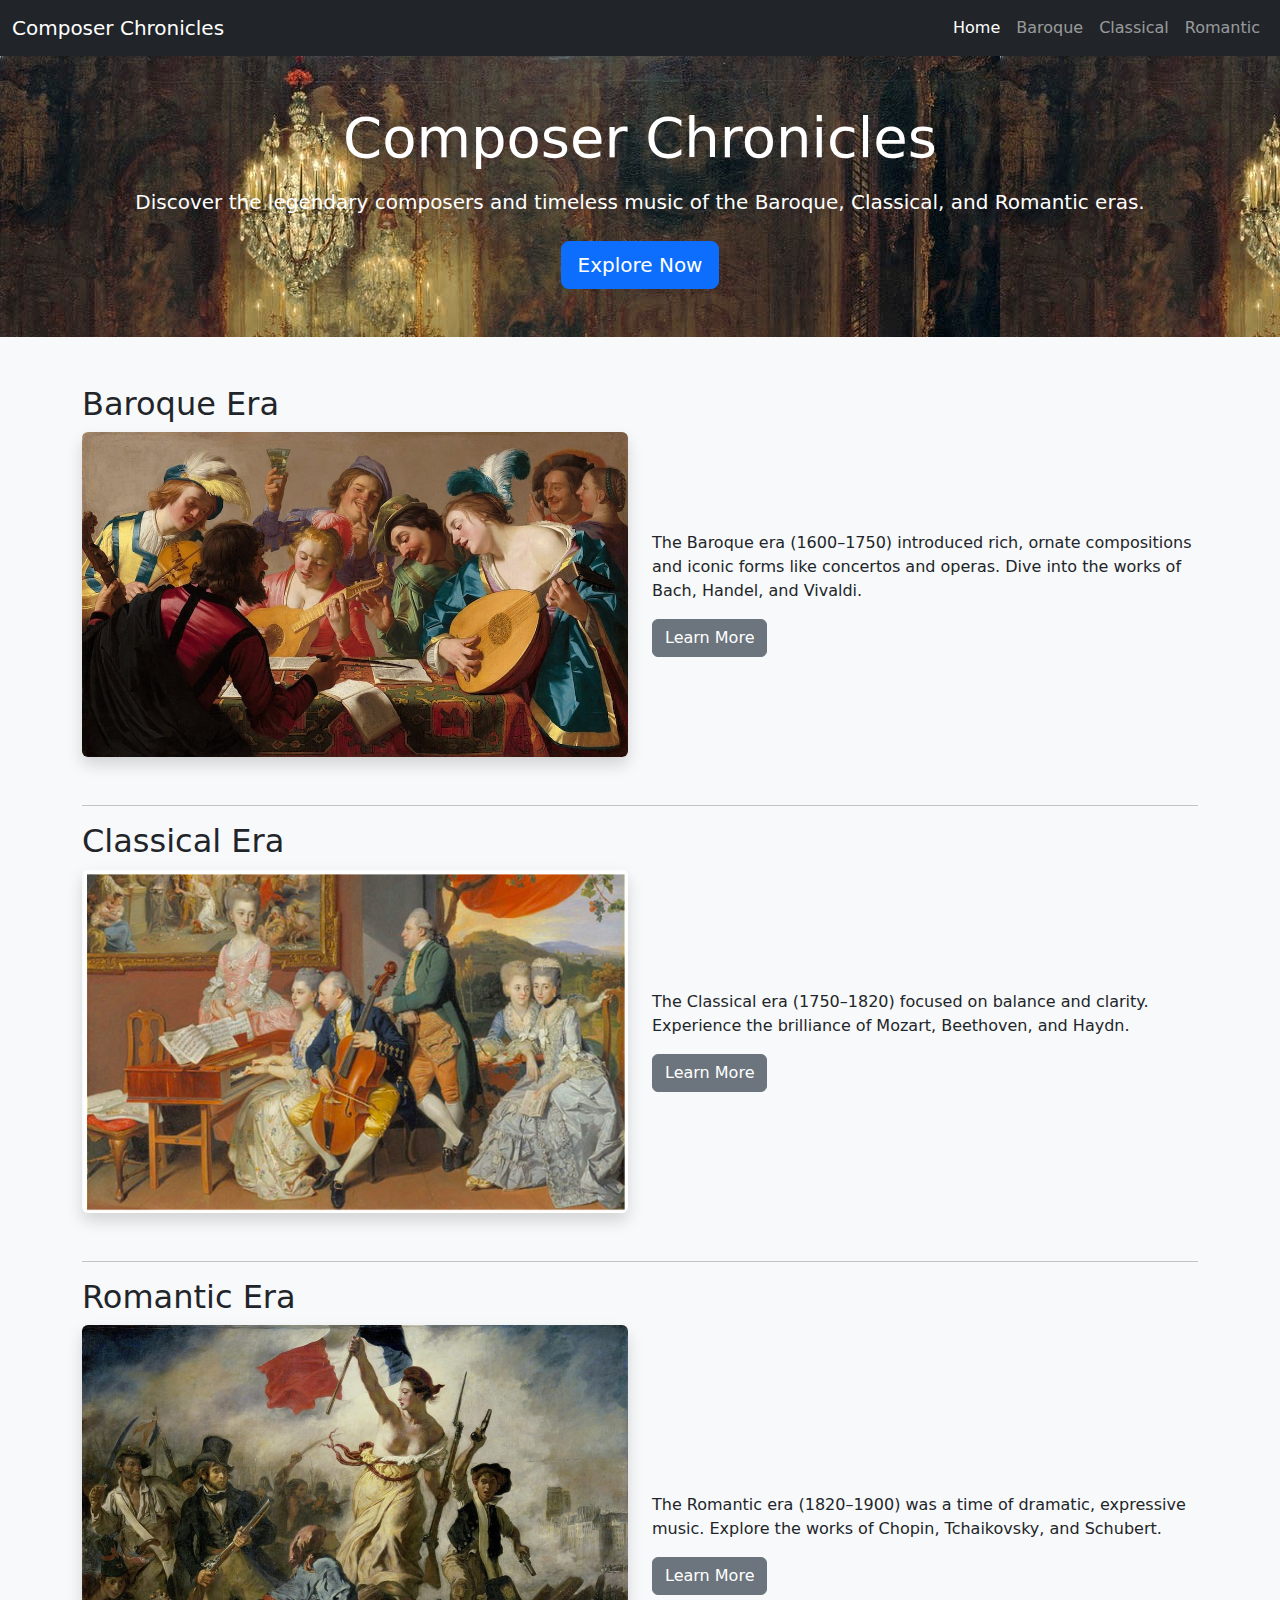
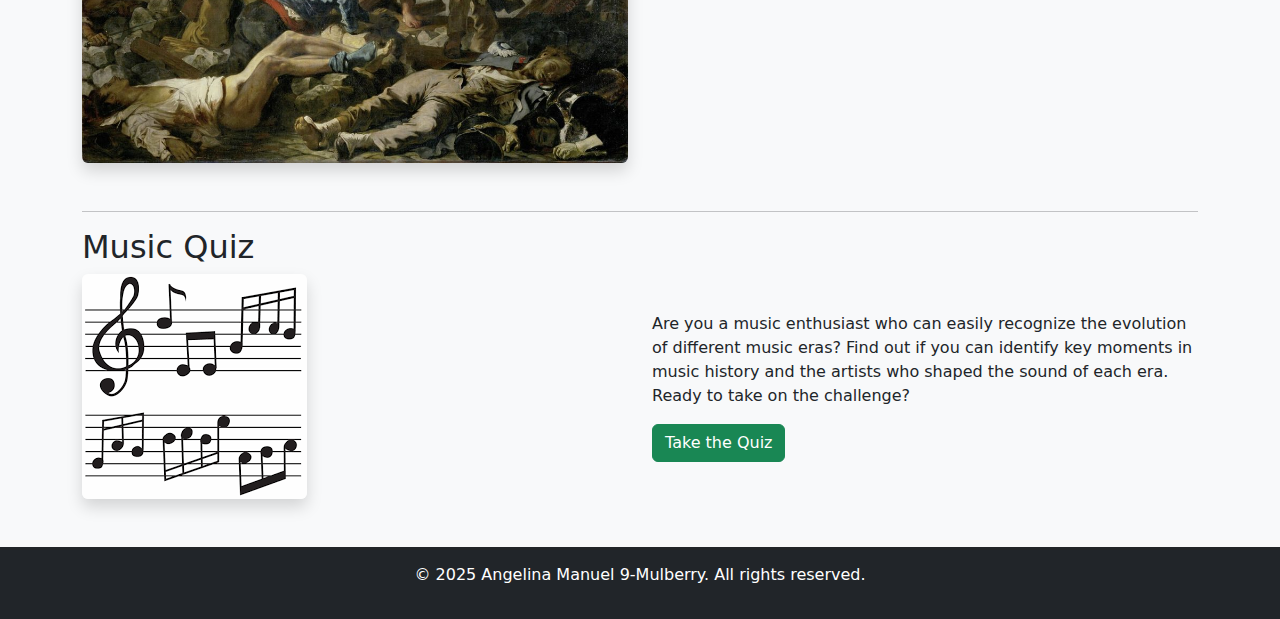
<file: index.html>
<!DOCTYPE html>
<html lang="en">
<head>
    <meta charset="UTF-8">
    <meta name="viewport" content="width=device-width, initial-scale=1.0">
    <link href="https://cdn.jsdelivr.net/npm/bootstrap@5.3.0-alpha1/dist/css/bootstrap.min.css" rel="stylesheet">
    <link rel="stylesheet" href="/css/index.css">
    <title>Composer Chronicles</title>

</head>
<body class="bg-light text-dark">

    <header>
        <nav class="navbar navbar-expand-lg navbar-dark bg-dark sticky-top">
            <div class="container-fluid">
                <a class="navbar-brand" href="#">Composer Chronicles</a>
                <button class="navbar-toggler" type="button" data-bs-toggle="collapse" data-bs-target="#navbarNav" aria-controls="navbarNav" aria-expanded="false" aria-label="Toggle navigation">
                    <span class="navbar-toggler-icon"></span>
                </button>
                <div class="collapse navbar-collapse" id="navbarNav">
                    <ul class="navbar-nav ms-auto">
                        <li class="nav-item">
                            <a class="nav-link active" href="#home">Home</a>
                        </li>
                        <li class="nav-item">
                            <a class="nav-link" href="html/baroque.html">Baroque</a>
                        </li>
                        <li class="nav-item">
                            <a class="nav-link" href="html/classical.html">Classical</a>
                        </li>
                        <li class="nav-item">
                            <a class="nav-link" href="html/romantic.html">Romantic</a>
                        </li>
                    </ul>
                </div>
            </div>
        </nav>
    </header>
    

    <section class="hero bg-cover text-center py-5" style="background-image: url('img/b80d45-20120627-flute-concert.jpg');">
        <div class="container">
            <h1 class="display-4 text-white mb-3">Composer Chronicles</h1>
            <p class="lead text-white mb-4">Discover the legendary composers and timeless music of the Baroque, Classical, and Romantic eras.</p>
            <a href="#main" class="btn btn-primary btn-lg">Explore Now</a>
        </div>
    </section>
    <main id="main" class="container my-5">
        <section id="baroque" class="mb-5">
            <h2>Baroque Era</h2>
            <div class="row align-items-center">
                <div class="col-md-6">
                    <img src="img/1600px-the_concert_a22894.jpg" alt="Baroque Era Art" class="img-fluid rounded shadow">
                </div>
                <div class="col-md-6">
                    <p>The Baroque era (1600–1750) introduced rich, ornate compositions and iconic forms like concertos and operas. Dive into the works of Bach, Handel, and Vivaldi.</p>
                    <a href="html/baroque.html" class="btn btn-secondary">Learn More</a>
                </div>
            </div>
        </section>
        <hr>
        <section id="classical" class="mb-5">
            <h2>Classical Era</h2>
            <div class="row align-items-center">
                <div class="col-md-6">
                    <img src="img/21.png" alt="Classical Era Art" class="img-fluid rounded shadow">
                </div>
                <div class="col-md-6">
                    <p>The Classical era (1750–1820) focused on balance and clarity. Experience the brilliance of Mozart, Beethoven, and Haydn.</p>
                    <a href="html/classical.html" class="btn btn-secondary">Learn More</a>
                </div>
            </div>
        </section>
        <hr>
        <section id="romantic" class="mb-5">
            <h2>Romantic Era</h2>
            <div class="row align-items-center">
                <div class="col-md-6">
                    <img src="img/1346px-Eugène_Delacroix_-_Le_28_Juillet._La_Liberté_guidant_le_peuple-1024x822.jpg" alt="Romantic Era Art" class="img-fluid rounded shadow">
                </div>
                <div class="col-md-6">
                    <p>The Romantic era (1820–1900) was a time of dramatic, expressive music. Explore the works of Chopin, Tchaikovsky, and Schubert.</p>
                    <a href="html/romantic.html" class="btn btn-secondary">Learn More</a>
                </div>
            </div>
        </section>
        <hr>
        <!-- New Quiz Button -->
        <section id="quiz-prompt" class="mb-5">
            <h2>Music Quiz</h2>
            <div class="row align-items-center">
                <div class="col-md-6">
                    <img src="img/imagesss.png" alt="Quiz Image" class="img-fluid rounded shadow">
                </div>
                <div class="col-md-6">
                    <p>Are you a music enthusiast who can easily recognize the evolution of different music eras? Find out if you can identify key moments in music history and the artists who shaped the sound of each era. Ready to take on the challenge?</p>
                    <a href="html/quiz.html" class="btn btn-success">Take the Quiz</a>
                </div>
            </div>
        </section>

    </main>

    <!-- Footer -->
    <footer class="bg-dark text-center text-white py-3">
        <p>&copy; 2025 Angelina Manuel 9-Mulberry. All rights reserved.</p>
    </footer>

    <!-- Bootstrap JS and dependencies -->
    <script src="https://cdn.jsdelivr.net/npm/@popperjs/core@2.11.6/dist/umd/popper.min.js"></script>
    <script src="https://cdn.jsdelivr.net/npm/bootstrap@5.3.0-alpha1/dist/js/bootstrap.min.js"></script>
    <script src="js/sticky.js"></script>
    
</body>
</html>
</file>
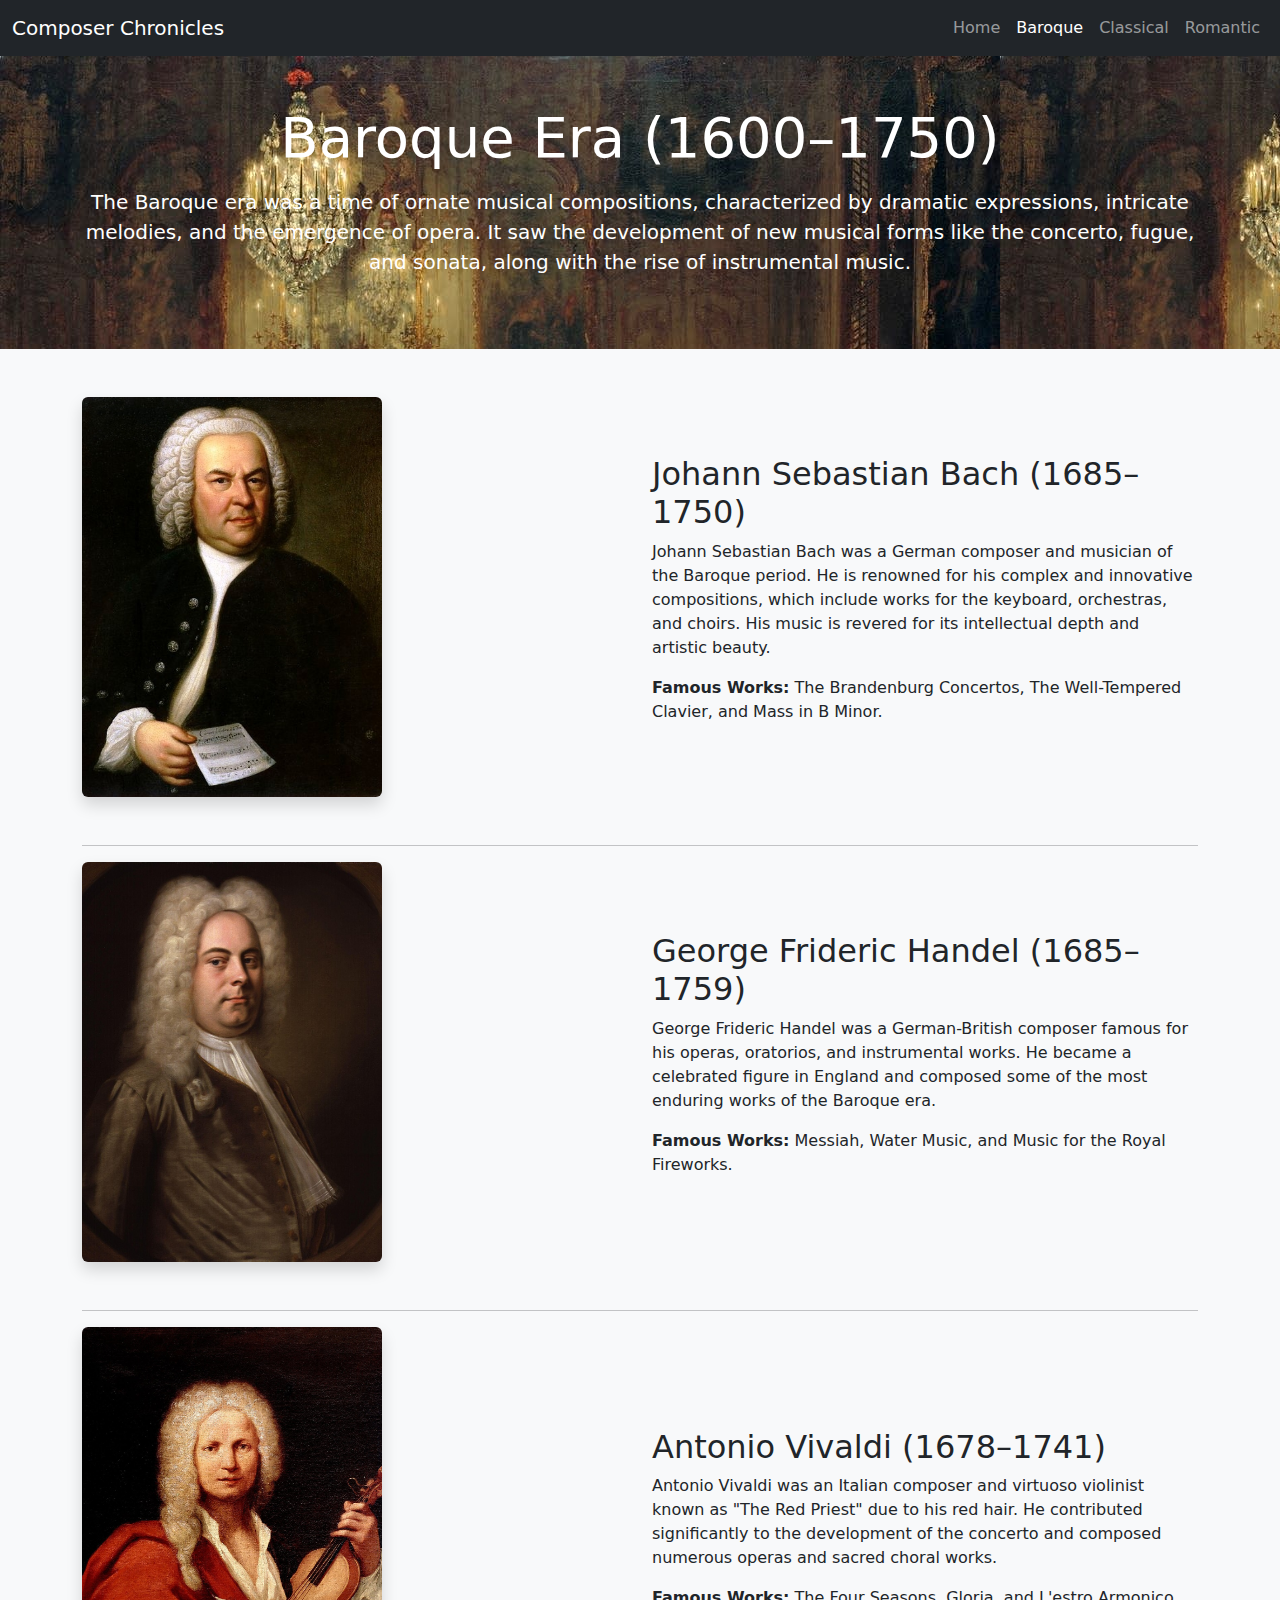
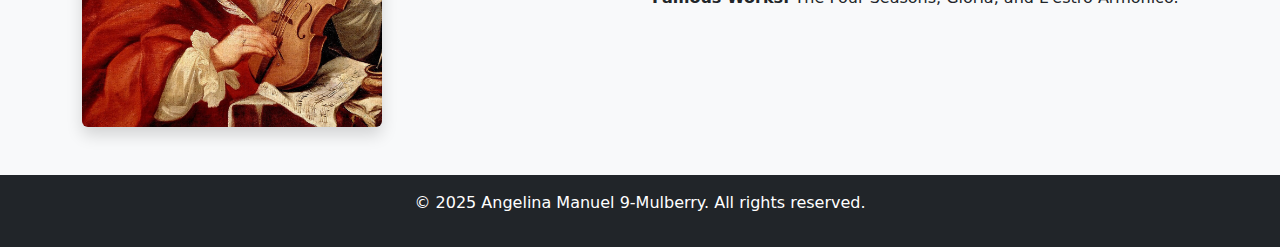
<file: html/baroque.html>
<!DOCTYPE html>
<html lang="en">
<head>
    <meta charset="UTF-8">
    <meta name="viewport" content="width=device-width, initial-scale=1.0">
    <link href="https://cdn.jsdelivr.net/npm/bootstrap@5.3.0-alpha1/dist/css/bootstrap.min.css" rel="stylesheet">
    <link rel="stylesheet" href="../css/style.css">
    <link rel="stylesheet" href="../css/index.css">
    <title>Baroque Era</title>

    
</head>
<body class="bg-light text-dark">

    <header>
        <nav class="navbar navbar-expand-lg navbar-dark bg-dark">
            <div class="container-fluid">
                <a class="navbar-brand" href="#">Composer Chronicles</a>
                <button class="navbar-toggler" type="button" data-bs-toggle="collapse" data-bs-target="#navbarNav" aria-controls="navbarNav" aria-expanded="false" aria-label="Toggle navigation">
                    <span class="navbar-toggler-icon"></span>
                </button>
                <div class="collapse navbar-collapse" id="navbarNav">
                    <ul class="navbar-nav ms-auto">
                        <li class="nav-item">
                            <a class="nav-link" href="../index.html">Home</a>
                        </li>
                        <li class="nav-item">
                            <a class="nav-link active" href="baroque.html">Baroque</a>
                        </li>
                        <li class="nav-item">
                            <a class="nav-link" href="classical.html">Classical</a>
                        </li>
                        <li class="nav-item">
                            <a class="nav-link" href="romantic.html">Romantic</a>
                        </li>
                    </ul>
                </div>
            </div>
        </nav>
    </header>

    <main>
        <!-- Baroque Era Hero Section -->
        <section class="hero bg-cover text-center py-5" style="background-image: url('../img/b80d45-20120627-flute-concert.jpg');">
            <div class="container">
                <h1 class="display-4 text-white mb-3">Baroque Era (1600–1750)</h1>
                <p class="lead text-white mb-4">
                    The Baroque era was a time of ornate musical compositions, characterized by dramatic expressions, intricate melodies, and the emergence of opera. 
                    It saw the development of new musical forms like the concerto, fugue, and sonata, along with the rise of instrumental music.
                </p>
            </div>
        </section>
        
        <div class="container my-5">
            <!-- Johann Sebastian Bach Section -->
            <section class="row align-items-center mb-5">
                <div class="col-md-6">
                    <img src="../img/Johann_Sebastian_Bach.jpg" alt="Johann Sebastian Bach" class="img-fluid rounded shadow image-fixed-size">
                </div>
                <div class="col-md-6">
                    <h2>Johann Sebastian Bach (1685–1750)</h2>
                    <p>
                        Johann Sebastian Bach was a German composer and musician of the Baroque period. He is renowned for his complex and innovative compositions, 
                        which include works for the keyboard, orchestras, and choirs. His music is revered for its intellectual depth and artistic beauty.
                    </p>
                    <p><strong>Famous Works:</strong> The Brandenburg Concertos, The Well-Tempered Clavier, and Mass in B Minor.</p>
                </div>
            </section>
            <hr>
            <!-- George Frideric Handel Section -->
            <section class="row align-items-center mb-5">
                <div class="col-md-6">
                    <img src="../img/George_Frideric_Handel_by_Balthasar_Denner.jpg" alt="George Frideric Handel" class="img-fluid rounded shadow image-fixed-size">
                </div>
                <div class="col-md-6">
                    <h2>George Frideric Handel (1685–1759)</h2>
                    <p>
                        George Frideric Handel was a German-British composer famous for his operas, oratorios, and instrumental works. He became a celebrated figure in England and composed 
                        some of the most enduring works of the Baroque era.
                    </p>
                    <p><strong>Famous Works:</strong> Messiah, Water Music, and Music for the Royal Fireworks.</p>
                </div>
            </section>
            <hr>
            <!-- Antonio Vivaldi Section -->
            <section class="row align-items-center mb-5">
                <div class="col-md-6">
                    <img src="../img/Vivaldi.jpg" alt="Antonio Vivaldi" class="img-fluid rounded shadow image-fixed-size">
                </div>
                <div class="col-md-6">
                    <h2>Antonio Vivaldi (1678–1741)</h2>
                    <p>
                        Antonio Vivaldi was an Italian composer and virtuoso violinist known as "The Red Priest" due to his red hair. He contributed significantly to the development 
                        of the concerto and composed numerous operas and sacred choral works.
                    </p>
                    <p><strong>Famous Works:</strong> The Four Seasons, Gloria, and L'estro Armonico.</p>
                </div>
            </section>
        </div>

    </main>

    <!-- Footer -->
    <footer class="bg-dark text-center text-white py-3">
        <p>&copy; 2025 Angelina Manuel 9-Mulberry. All rights reserved.</p>
    </footer>

    <!-- Bootstrap JS and dependencies -->
    <script src="https://cdn.jsdelivr.net/npm/@popperjs/core@2.11.6/dist/umd/popper.min.js"></script>
    <script src="https://cdn.jsdelivr.net/npm/bootstrap@5.3.0-alpha1/dist/js/bootstrap.min.js"></script>
    <script src="../js/sticky.js"></script>
</body>
</html>
</file>
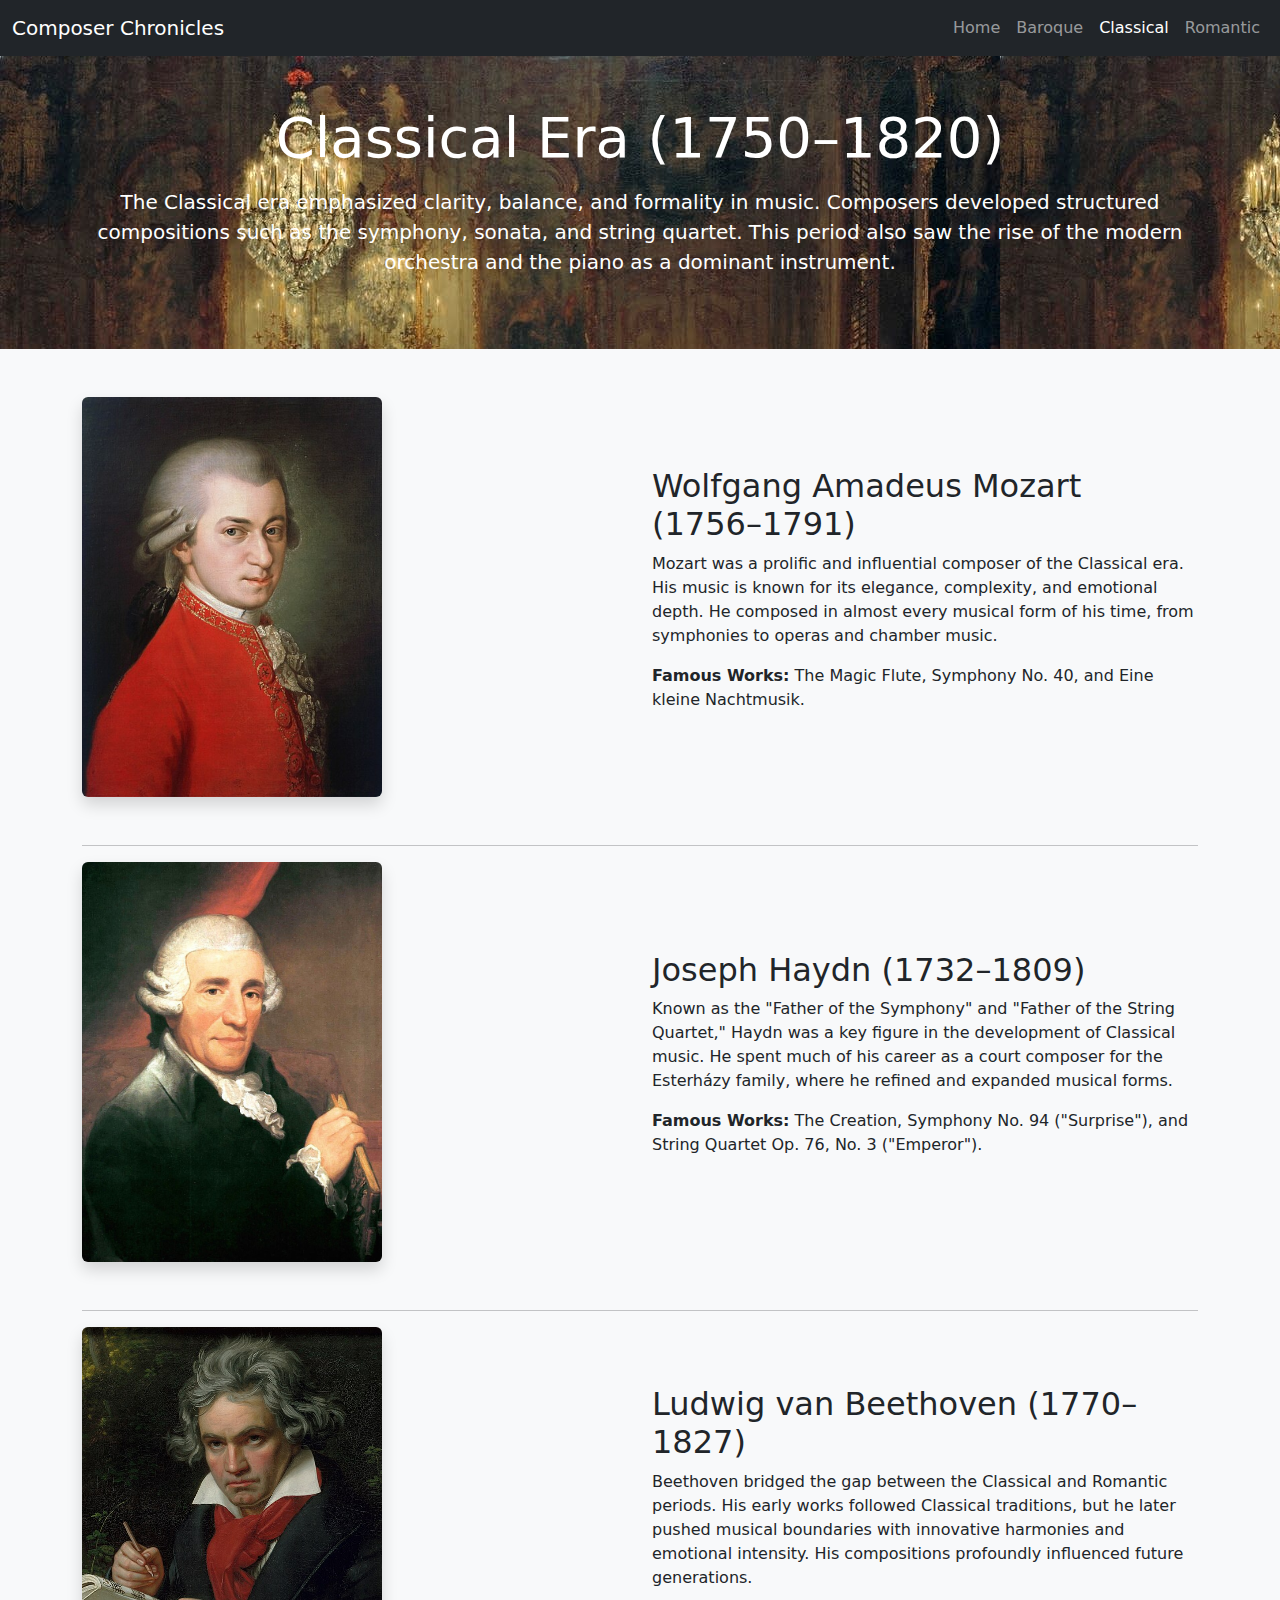
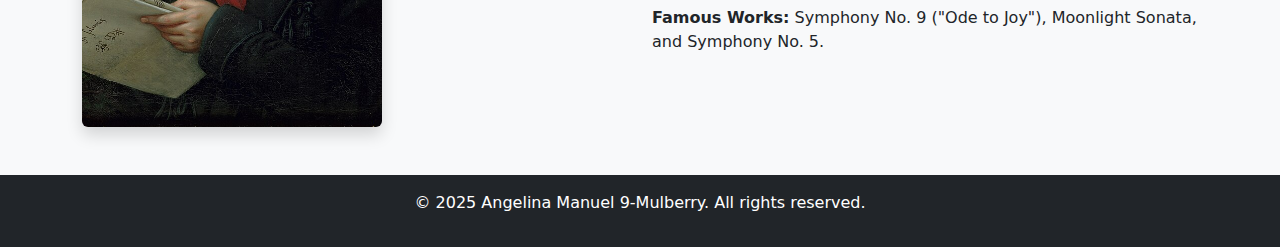
<file: html/classical.html>
<!DOCTYPE html>
<html lang="en">
<head>
    <meta charset="UTF-8">
    <meta name="viewport" content="width=device-width, initial-scale=1.0">
    <link href="https://cdn.jsdelivr.net/npm/bootstrap@5.3.0-alpha1/dist/css/bootstrap.min.css" rel="stylesheet">
    <link rel="stylesheet" href="../css/style.css">
    <link rel="stylesheet" href="../css/index.css">
    <title>Classical Era</title>
</head>
<body class="bg-light text-dark">

    <header>
        <nav class="navbar navbar-expand-lg navbar-dark bg-dark">
            <div class="container-fluid">
                <a class="navbar-brand" href="#">Composer Chronicles</a>
                <button class="navbar-toggler" type="button" data-bs-toggle="collapse" data-bs-target="#navbarNav" aria-controls="navbarNav" aria-expanded="false" aria-label="Toggle navigation">
                    <span class="navbar-toggler-icon"></span>
                </button>
                <div class="collapse navbar-collapse" id="navbarNav">
                    <ul class="navbar-nav ms-auto">
                        <li class="nav-item">
                            <a class="nav-link" href="../index.html">Home</a>
                        </li>
                        <li class="nav-item">
                            <a class="nav-link" href="baroque.html">Baroque</a>
                        </li>
                        <li class="nav-item">
                            <a class="nav-link active" href="classical.html">Classical</a>
                        </li>
                        <li class="nav-item">
                            <a class="nav-link" href="romantic.html">Romantic</a>
                        </li>
                    </ul>
                </div>
            </div>
        </nav>
    </header>

    <main>
        <!-- Classical Era Description -->
        <section class="hero bg-cover text-center py-5" style="background-image: url('../img/b80d45-20120627-flute-concert.jpg');">
            <div class="container">
                <h1 class="display-4 text-white mb-3">Classical Era (1750–1820)</h1>
                <p class="lead text-white mb-4">
                    The Classical era emphasized clarity, balance, and formality in music. Composers developed structured compositions such as the symphony, 
                    sonata, and string quartet. This period also saw the rise of the modern orchestra and the piano as a dominant instrument.
                </p>
            </div>
        </section>

        <div class="container my-5">
            <!-- Wolfgang Amadeus Mozart Section -->
            <section class="row align-items-center mb-5">
                <div class="col-md-6">
                    <img src="../img/Wolfgang-amadeus-mozart_1.jpg" alt="Wolfgang Amadeus Mozart" class="img-fluid rounded shadow image-fixed-size">
                </div>
                <div class="col-md-6">
                    <h2>Wolfgang Amadeus Mozart (1756–1791)</h2>
                    <p>
                        Mozart was a prolific and influential composer of the Classical era. His music is known for its elegance, complexity, and emotional depth. 
                        He composed in almost every musical form of his time, from symphonies to operas and chamber music.
                    </p>
                    <p><strong>Famous Works:</strong> The Magic Flute, Symphony No. 40, and Eine kleine Nachtmusik.</p>
                </div>
            </section>
            <hr>
            <!-- Joseph Haydn Section -->
            <section class="row align-items-center mb-5">
                <div class="col-md-6">
                    <img src="../img/Joseph_Haydn.jpg" alt="Joseph Haydn" class="img-fluid rounded shadow image-fixed-size">
                </div>
                <div class="col-md-6">
                    <h2>Joseph Haydn (1732–1809)</h2>
                    <p>
                        Known as the "Father of the Symphony" and "Father of the String Quartet," Haydn was a key figure in the development of Classical music. 
                        He spent much of his career as a court composer for the Esterházy family, where he refined and expanded musical forms.
                    </p>
                    <p><strong>Famous Works:</strong> The Creation, Symphony No. 94 ("Surprise"), and String Quartet Op. 76, No. 3 ("Emperor").</p>
                </div>
            </section>
            <hr>
            <!-- Ludwig van Beethoven Section -->
            <section class="row align-items-center mb-5">
                <div class="col-md-6">
                    <img src="../img/Joseph_Karl_Stieler's_Beethoven_mit_dem_Manuskript_der_Missa_solemnis.jpg" alt="Ludwig van Beethoven" class="img-fluid rounded shadow image-fixed-size">
                </div>
                <div class="col-md-6">
                    <h2>Ludwig van Beethoven (1770–1827)</h2>
                    <p>
                        Beethoven bridged the gap between the Classical and Romantic periods. His early works followed Classical traditions, but he later pushed musical boundaries 
                        with innovative harmonies and emotional intensity. His compositions profoundly influenced future generations.
                    </p>
                    <p><strong>Famous Works:</strong> Symphony No. 9 ("Ode to Joy"), Moonlight Sonata, and Symphony No. 5.</p>
                </div>
            </section>
        </div>
    </main>

    <footer class="bg-dark text-center text-white py-3">
        <p>&copy; 2025 Angelina Manuel 9-Mulberry. All rights reserved.</p>
    </footer>

    <!-- Bootstrap JS and dependencies -->
    <script src="https://cdn.jsdelivr.net/npm/@popperjs/core@2.11.6/dist/umd/popper.min.js"></script>
    <script src="https://cdn.jsdelivr.net/npm/bootstrap@5.3.0-alpha1/dist/js/bootstrap.min.js"></script>
    <script src="../js/sticky.js"></script>
</body>
</html>
</file>
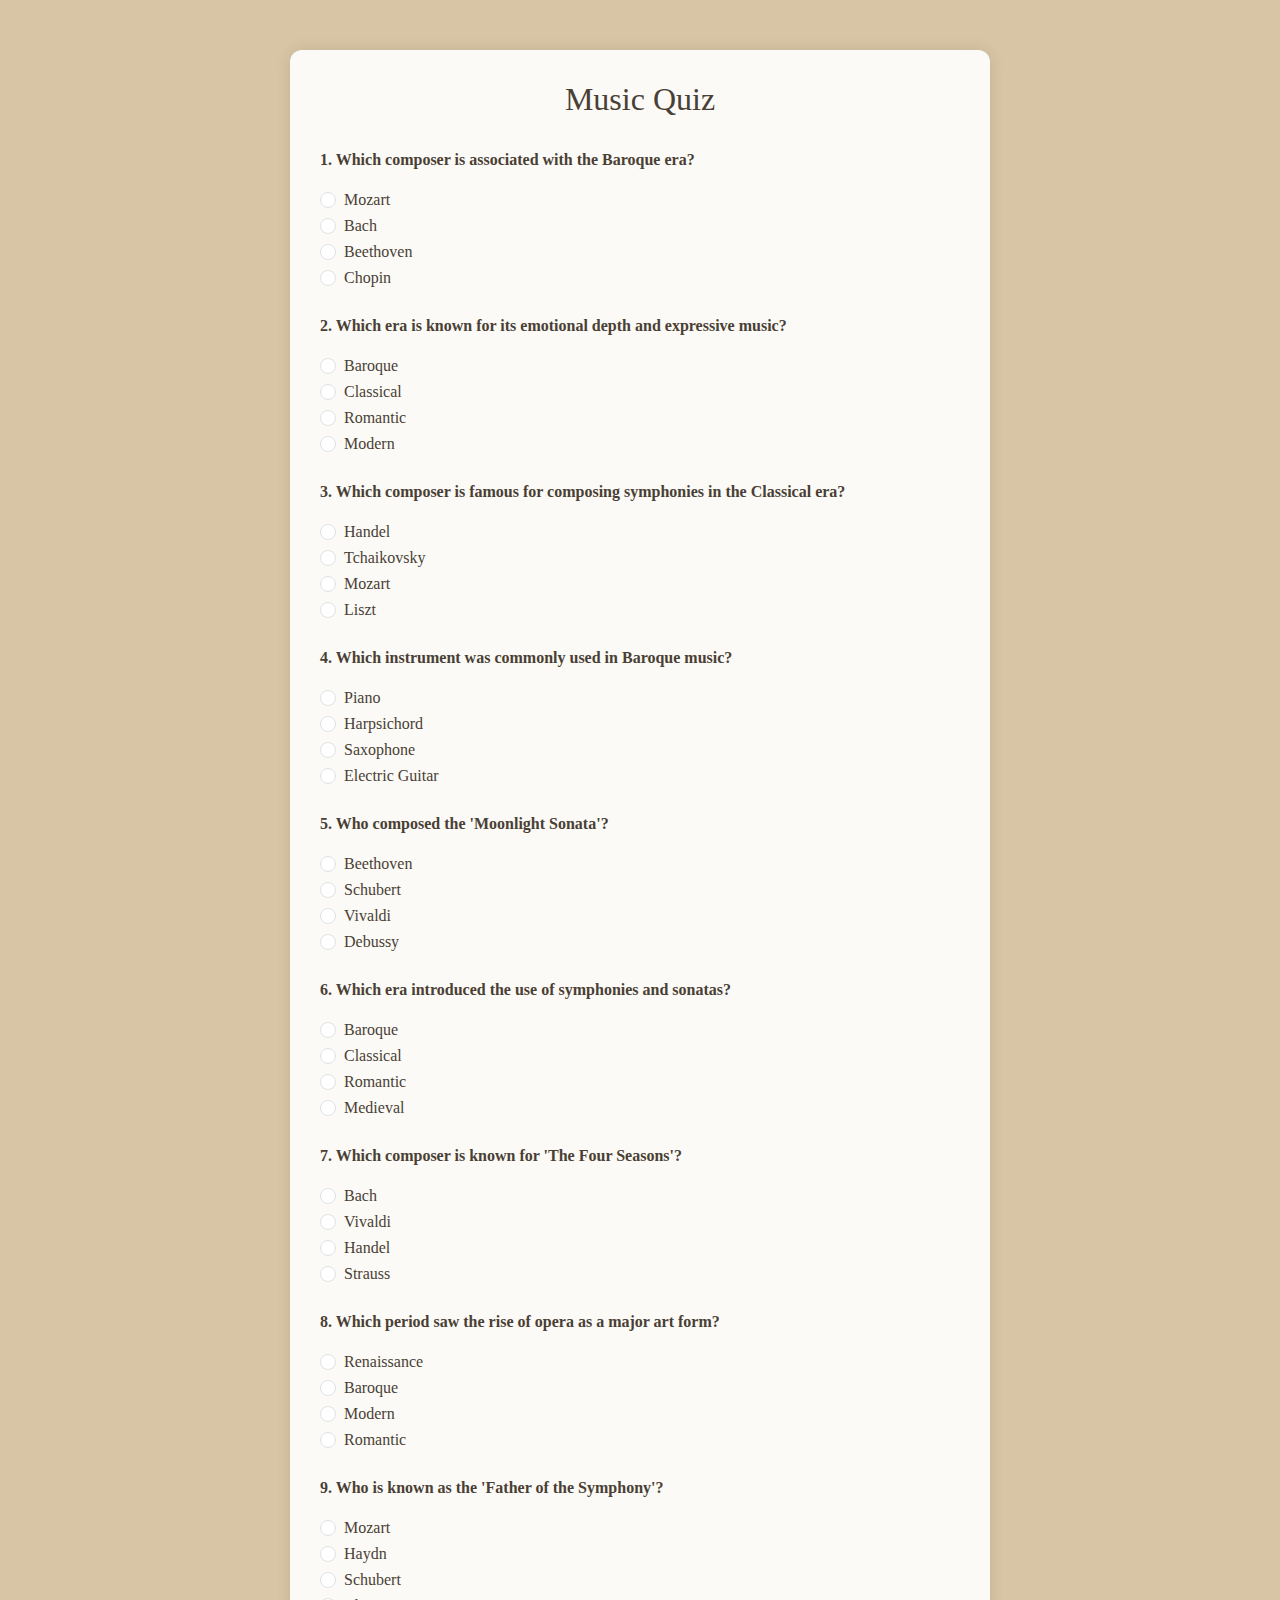
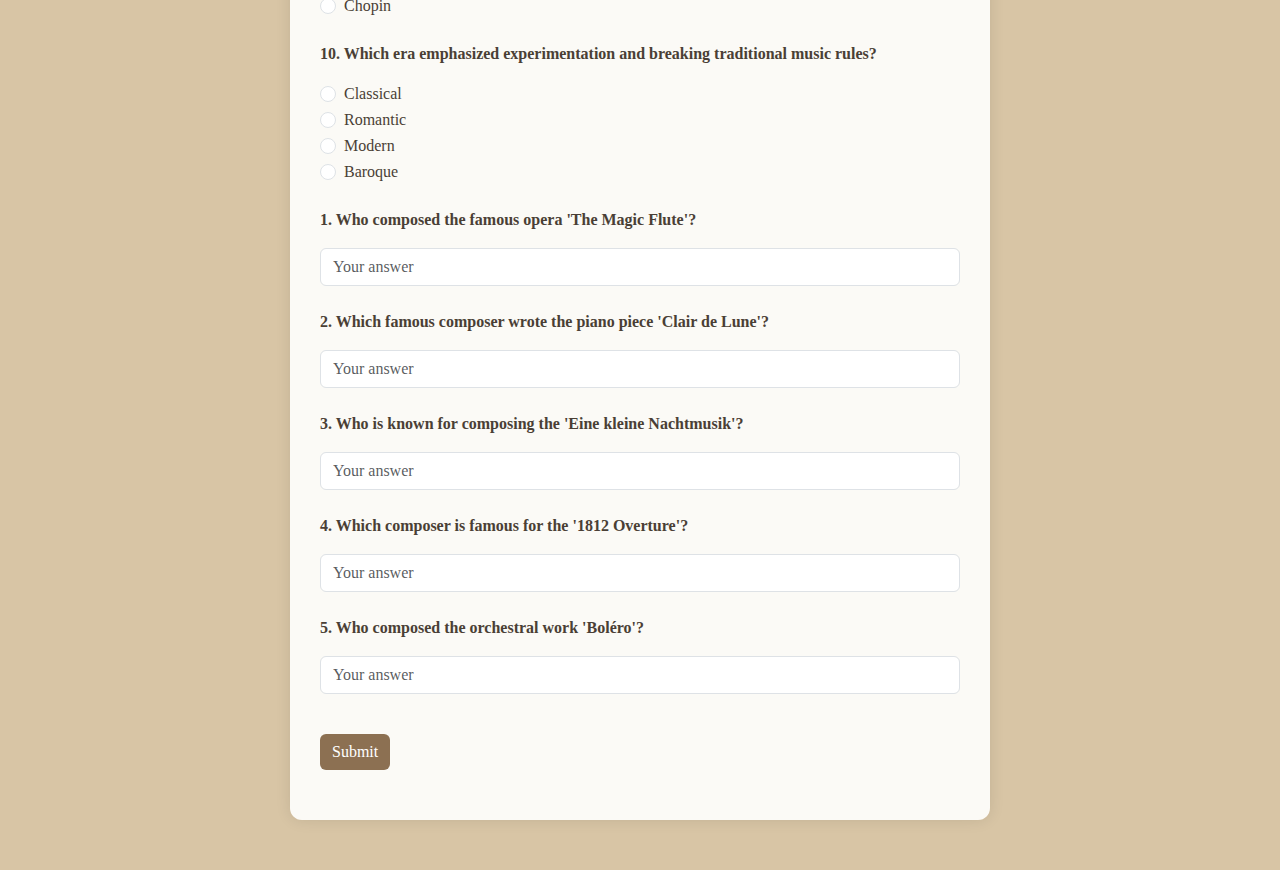
<file: html/quiz.html>
<!DOCTYPE html>
<html lang="en">
<head>
    <meta charset="UTF-8">
    <meta name="viewport" content="width=device-width, initial-scale=1.0">
    <title>Music Quiz</title>
    <link href="https://cdn.jsdelivr.net/npm/bootstrap@5.2.3/dist/css/bootstrap.min.css" rel="stylesheet">
    <link rel="stylesheet" href="../css/quiz.css">
</head>
<body>
    <div class="container">
        <div class="quiz-container">
            <h2 class="text-center">Music Quiz</h2>
            <div id="quiz"></div>
            <div id="identification"></div>
            <button class="btn btn-primary mt-3" onclick="submitQuiz()">Submit</button>
            <button class="btn btn-secondary mt-3" id="goHomeBtn" onclick="goHome()" style="display: none;">Go Home</button>
            <p id="result" class="result"></p>
        </div>
    </div>

    <script src="../js/quiz.js"></script>
</body>
</html>
</file>
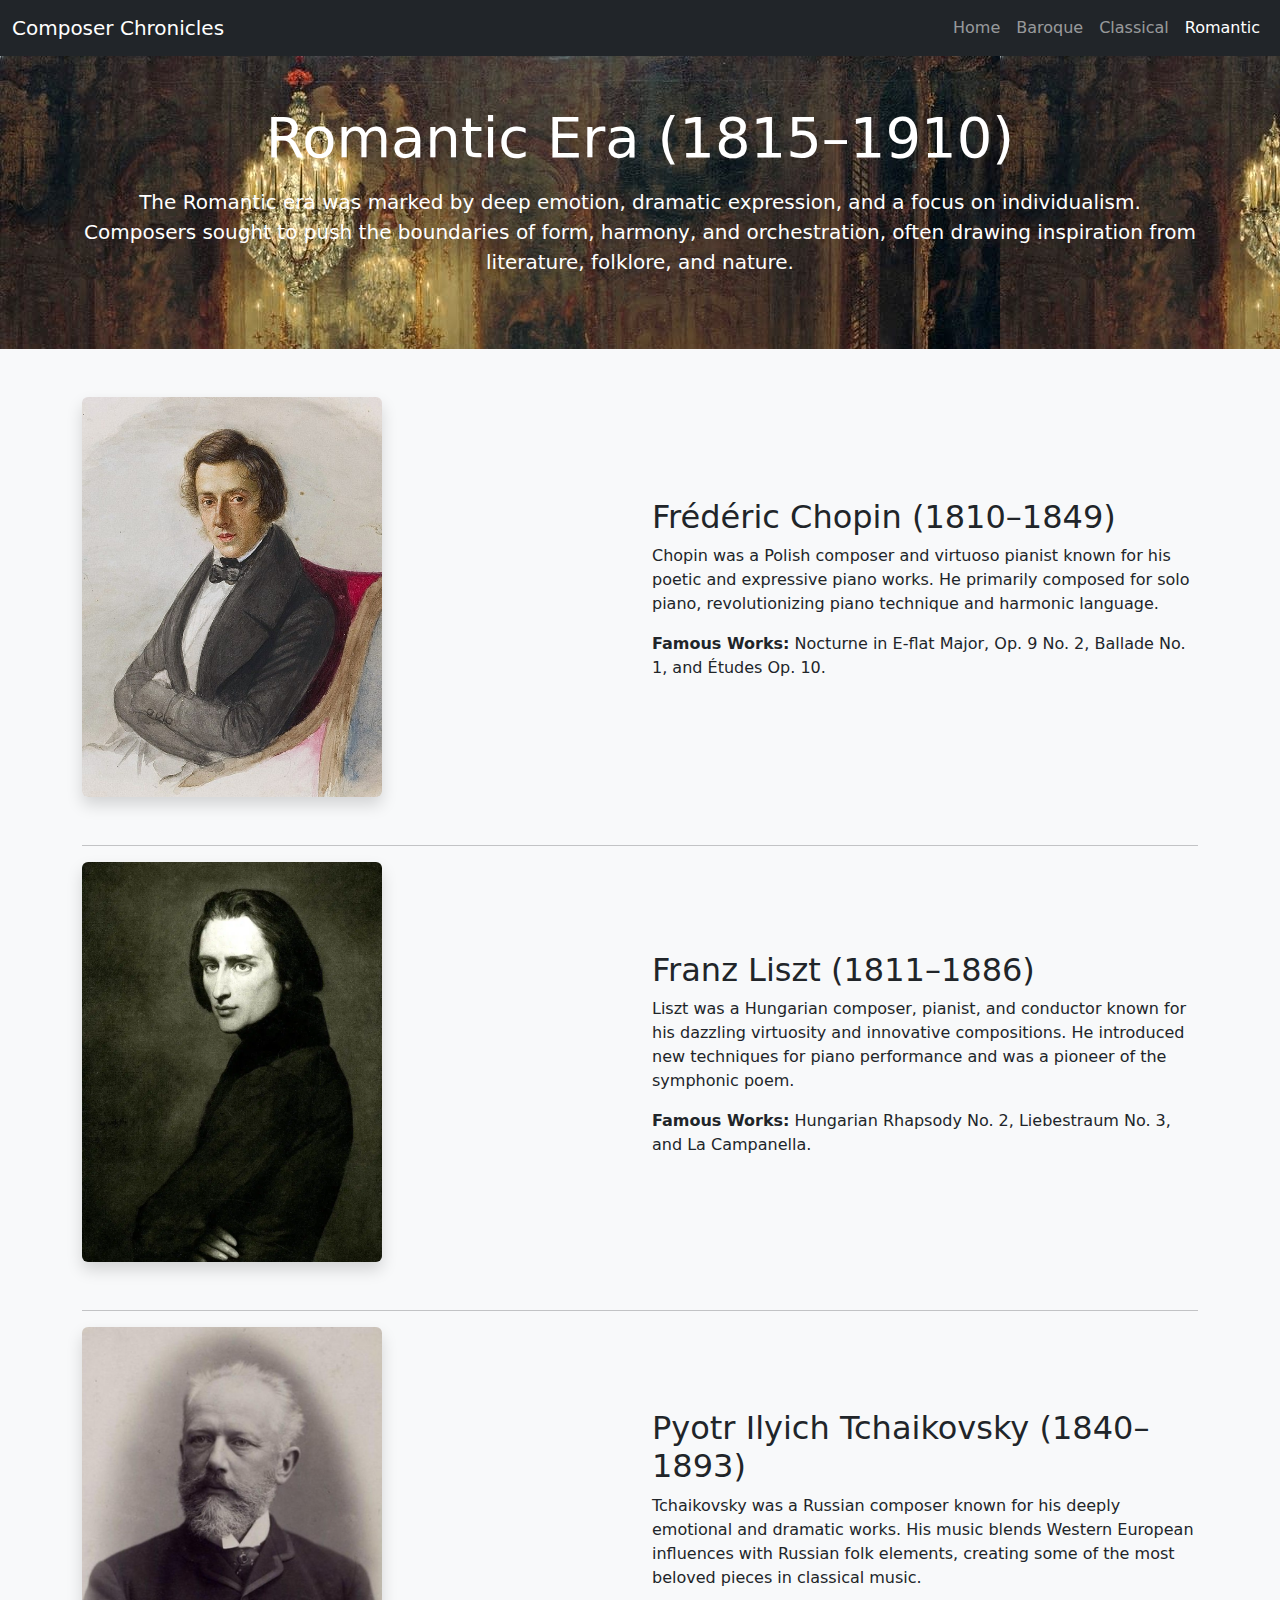
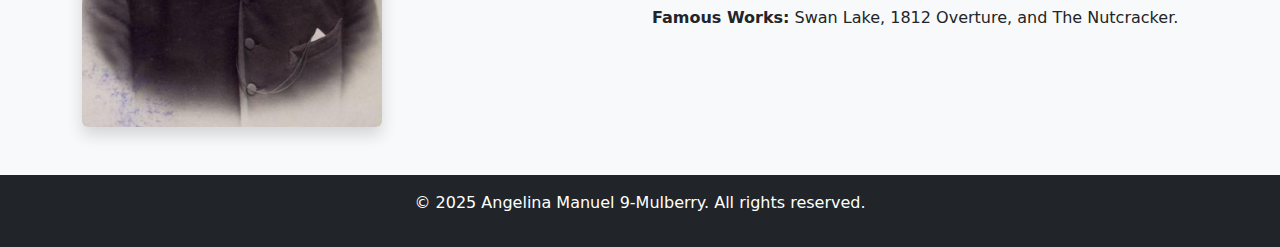
<file: html/romantic.html>
<!DOCTYPE html>
<html lang="en">
<head>
    <meta charset="UTF-8">
    <meta name="viewport" content="width=device-width, initial-scale=1.0">
    <link href="https://cdn.jsdelivr.net/npm/bootstrap@5.3.0-alpha1/dist/css/bootstrap.min.css" rel="stylesheet">
    <link rel="stylesheet" href="../css/style.css">
    <link rel="stylesheet" href="../css/index.css">
    <title>Romantic Era</title>
</head>
<body class="bg-light text-dark">

    <header>
        <nav class="navbar navbar-expand-lg navbar-dark bg-dark">
            <div class="container-fluid">
                <a class="navbar-brand" href="#">Composer Chronicles</a>
                <button class="navbar-toggler" type="button" data-bs-toggle="collapse" data-bs-target="#navbarNav" aria-controls="navbarNav" aria-expanded="false" aria-label="Toggle navigation">
                    <span class="navbar-toggler-icon"></span>
                </button>
                <div class="collapse navbar-collapse" id="navbarNav">
                    <ul class="navbar-nav ms-auto">
                        <li class="nav-item">
                            <a class="nav-link" href="../index.html">Home</a>
                        </li>
                        <li class="nav-item">
                            <a class="nav-link" href="baroque.html">Baroque</a>
                        </li>
                        <li class="nav-item">
                            <a class="nav-link" href="classical.html">Classical</a>
                        </li>
                        <li class="nav-item">
                            <a class="nav-link active" href="romantic.html">Romantic</a>
                        </li>
                    </ul>
                </div>
            </div>
        </nav>
    </header>

    <main>
        <!-- Romantic Era Description -->
        <section class="hero bg-cover text-center py-5" style="background-image: url('../img/b80d45-20120627-flute-concert.jpg');">
            <div class="container">
                <h1 class="display-4 text-white mb-3">Romantic Era (1815–1910)</h1>
                <p class="lead text-white mb-4">
                    The Romantic era was marked by deep emotion, dramatic expression, and a focus on individualism. 
                    Composers sought to push the boundaries of form, harmony, and orchestration, often drawing inspiration from literature, folklore, and nature.
                </p>
            </div>
        </section>

        <div class="container my-5">
            <!-- Frédéric Chopin Section -->
            <section class="row align-items-center mb-5">
                <div class="col-md-6">
                    <img src="../img/569px-Chopin,_by_Wodzinska.jpg" alt="Frédéric Chopin" class="img-fluid rounded shadow image-fixed-size">
                </div>
                <div class="col-md-6">
                    <h2>Frédéric Chopin (1810–1849)</h2>
                    <p>
                        Chopin was a Polish composer and virtuoso pianist known for his poetic and expressive piano works. 
                        He primarily composed for solo piano, revolutionizing piano technique and harmonic language.
                    </p>
                    <p><strong>Famous Works:</strong> Nocturne in E-flat Major, Op. 9 No. 2, Ballade No. 1, and Études Op. 10.</p>
                </div>
            </section>
            <hr>
            <!-- Franz Liszt Section -->
            <section class="row align-items-center mb-5">
                <div class="col-md-6">
                    <img src="../img/young-franz-liszt-portrait.webp" alt="Franz Liszt" class="img-fluid rounded shadow image-fixed-size">
                </div>
                <div class="col-md-6">
                    <h2>Franz Liszt (1811–1886)</h2>
                    <p>
                        Liszt was a Hungarian composer, pianist, and conductor known for his dazzling virtuosity and innovative compositions. 
                        He introduced new techniques for piano performance and was a pioneer of the symphonic poem.
                    </p>
                    <p><strong>Famous Works:</strong> Hungarian Rhapsody No. 2, Liebestraum No. 3, and La Campanella.</p>
                </div>
            </section>
            <hr>
            <!-- Pyotr Ilyich Tchaikovsky Section -->
            <section class="row align-items-center mb-5">
                <div class="col-md-6">
                    <img src="../img/Tchaikovsky_by_Reutlinger_(cropped).jpg" alt="Pyotr Ilyich Tchaikovsky" class="img-fluid rounded shadow image-fixed-size">
                </div>
                <div class="col-md-6">
                    <h2>Pyotr Ilyich Tchaikovsky (1840–1893)</h2>
                    <p>
                        Tchaikovsky was a Russian composer known for his deeply emotional and dramatic works. 
                        His music blends Western European influences with Russian folk elements, creating some of the most beloved pieces in classical music.
                    </p>
                    <p><strong>Famous Works:</strong> Swan Lake, 1812 Overture, and The Nutcracker.</p>
                </div>
            </section>
        </div>
    </main>

    <footer class="bg-dark text-center text-white py-3">
        <p>&copy; 2025 Angelina Manuel 9-Mulberry. All rights reserved.</p>
    </footer>

    <!-- Bootstrap JS and dependencies -->
    <script src="https://cdn.jsdelivr.net/npm/@popperjs/core@2.11.6/dist/umd/popper.min.js"></script>
    <script src="https://cdn.jsdelivr.net/npm/bootstrap@5.3.0-alpha1/dist/js/bootstrap.min.js"></script>
    <script src="../js/sticky.js"></script>
</body>
</html>
</file>
<file: css/index.css>
.navbar.sticky {
    position: fixed;
    top: 0;
    left: 0;
    width: 100%;
    z-index: 1050; /* Optional, adjust based on your needs */
}
</file>
<file: css/style.css>
.image-fixed-size {
    height: 400px; /* Set the desired height */
    width: 300px;  /* Set the desired width */
    object-fit: cover; /* Ensure the images cover the area while maintaining their aspect ratio */
}

.navbar {
    position: -webkit-sticky; /* For Safari */
    position: sticky;
    top: 0;
    z-index: 1030; /* Ensures navbar stays above content */
}
</file>
<file: css/quiz.css>
body {
    background-color: #d8c5a5; 
    background-size: cover;
    font-family: 'Georgia', serif;
    color: #4a3f35;
}

.quiz-container {
max-width: 700px;
margin: 50px auto;
padding: 30px;
background: rgba(255, 255, 255, 0.9); /* Light cream with slight transparency */
border-radius: 12px;
box-shadow: 0 0 15px rgba(0,0,0,0.1);
}


h2 {
    text-align: center;
    font-size: 2rem;
    margin-bottom: 30px;
}
.btn-primary {
    background-color: #8c7052;
    border: none;
    transition: background-color 0.3s ease;
}
.btn-primary:hover {
    background-color: #6b4f3e;
}
.btn-secondary {
    background-color: #6b4f3e;
    border: none;
    transition: background-color 0.3s ease;
}
.btn-secondary:hover {
    background-color: #8c7052;
}
.correct {
    color: green;
    font-weight: bold;
}
.incorrect {
    color: red;
    font-weight: bold;
}
.form-check-label {
    font-weight: normal;
}
.form-control {
    margin-bottom: 15px;
}
.feedback {
    font-size: 0.875rem;
    margin-top: 5px;
}
.result {
    font-size: 1.2rem;
    font-weight: bold;
    text-align: center;
    margin-top: 20px;
}
</file>
